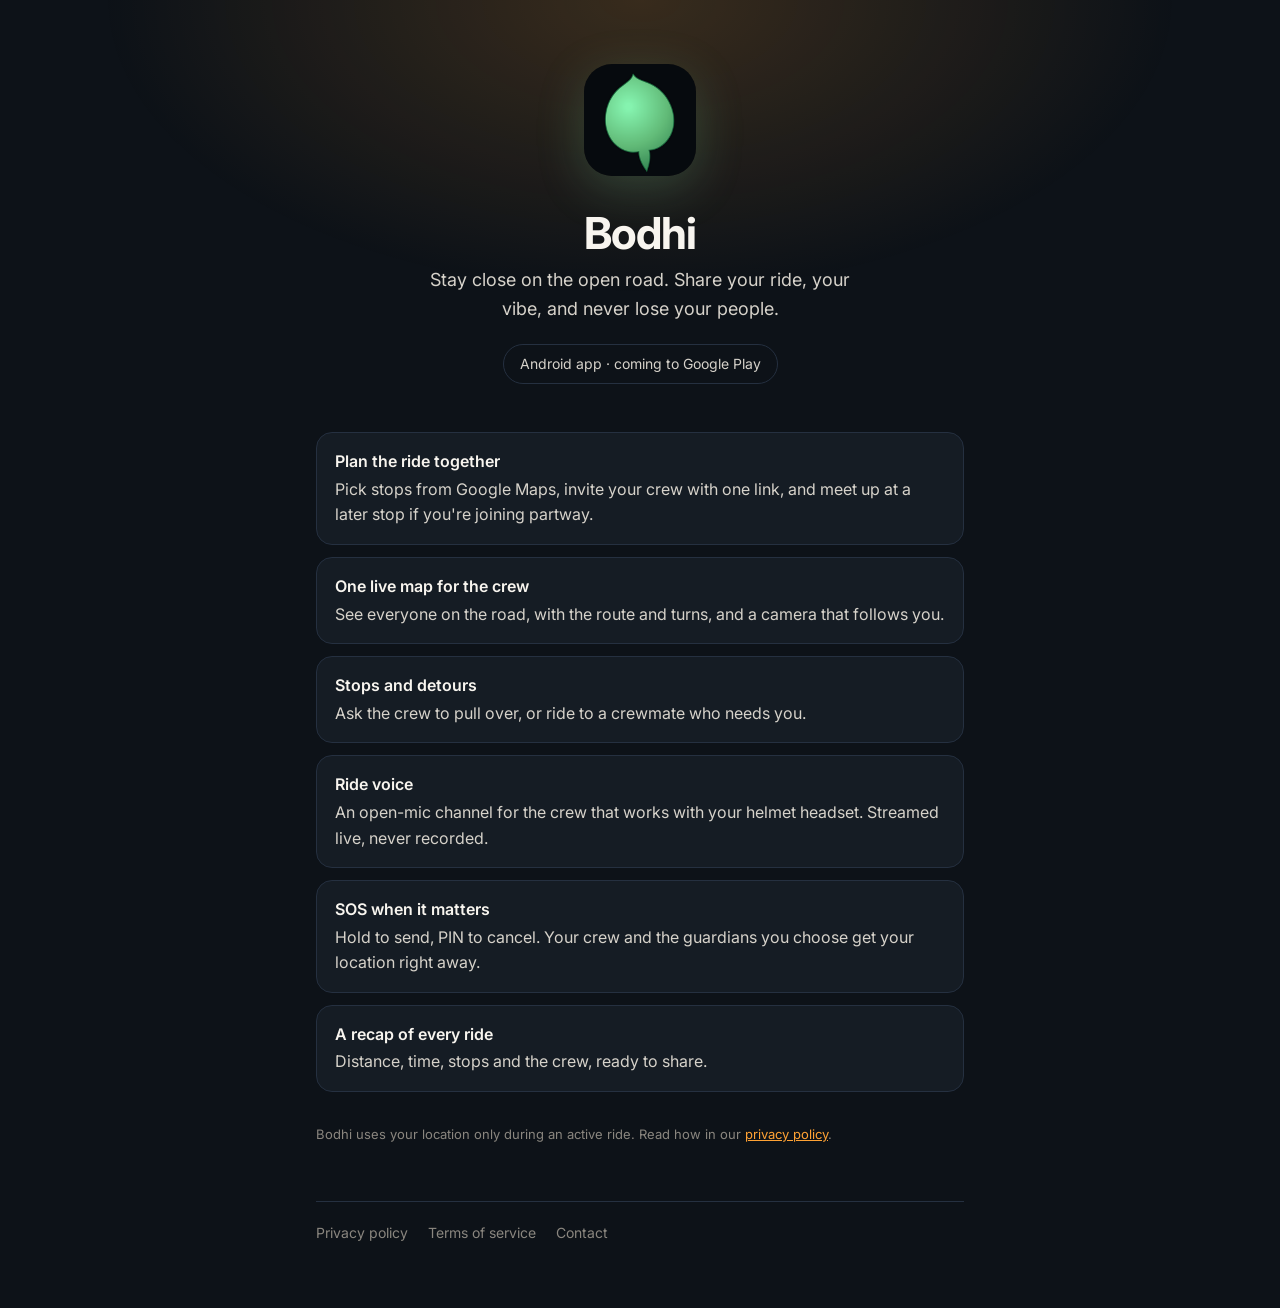
<file: index.html>
<!doctype html>
<html lang="en">
  <head>
    <meta charset="utf-8" />
    <meta name="viewport" content="width=device-width, initial-scale=1" />
    <!--GOOGLE_SITE_VERIFICATION-->
    <title>Bodhi: ride together</title>
    <meta
      name="description"
      content="Bodhi is a group-ride companion for Android: a shared live map, stops, ride voice and SOS for your crew."
    />
    <link rel="icon" href="favicon.png" />
    <link rel="preconnect" href="https://fonts.googleapis.com" />
    <link rel="preconnect" href="https://fonts.gstatic.com" crossorigin />
    <link href="https://fonts.googleapis.com/css2?family=Inter:wght@400;600&display=swap" rel="stylesheet" />
    <link rel="stylesheet" href="style.css" />
  </head>
  <body>
    <div class="glow"></div>
    <main>
      <section class="hero">
        <img src="icon.png" alt="Bodhi leaf logo" />
        <h1>Bodhi</h1>
        <p class="tagline">
          Stay close on the open road. Share your ride, your vibe, and never lose your people.
        </p>
        <span class="pill">Android app · coming to Google Play</span>
      </section>

      <ul class="features">
        <li>
          <b>Plan the ride together</b>
          Pick stops from Google Maps, invite your crew with one link, and meet up at a later stop if
          you're joining partway.
        </li>
        <li>
          <b>One live map for the crew</b>
          See everyone on the road, with the route and turns, and a camera that follows you.
        </li>
        <li>
          <b>Stops and detours</b>
          Ask the crew to pull over, or ride to a crewmate who needs you.
        </li>
        <li>
          <b>Ride voice</b>
          An open-mic channel for the crew that works with your helmet headset. Streamed live, never
          recorded.
        </li>
        <li>
          <b>SOS when it matters</b>
          Hold to send, PIN to cancel. Your crew and the guardians you choose get your location right
          away.
        </li>
        <li>
          <b>A recap of every ride</b>
          Distance, time, stops and the crew, ready to share.
        </li>
      </ul>

      <p class="updated" style="margin-top: 32px">
        Bodhi uses your location only during an active ride. Read how in our
        <a href="privacy.html">privacy policy</a>.
      </p>

      <footer>
        <a href="privacy.html">Privacy policy</a>
        <a href="terms.html">Terms of service</a>
        <a href="mailto:bodhi.rides.help@gmail.com">Contact</a>
      </footer>
    </main>
  </body>
</html>
</file>
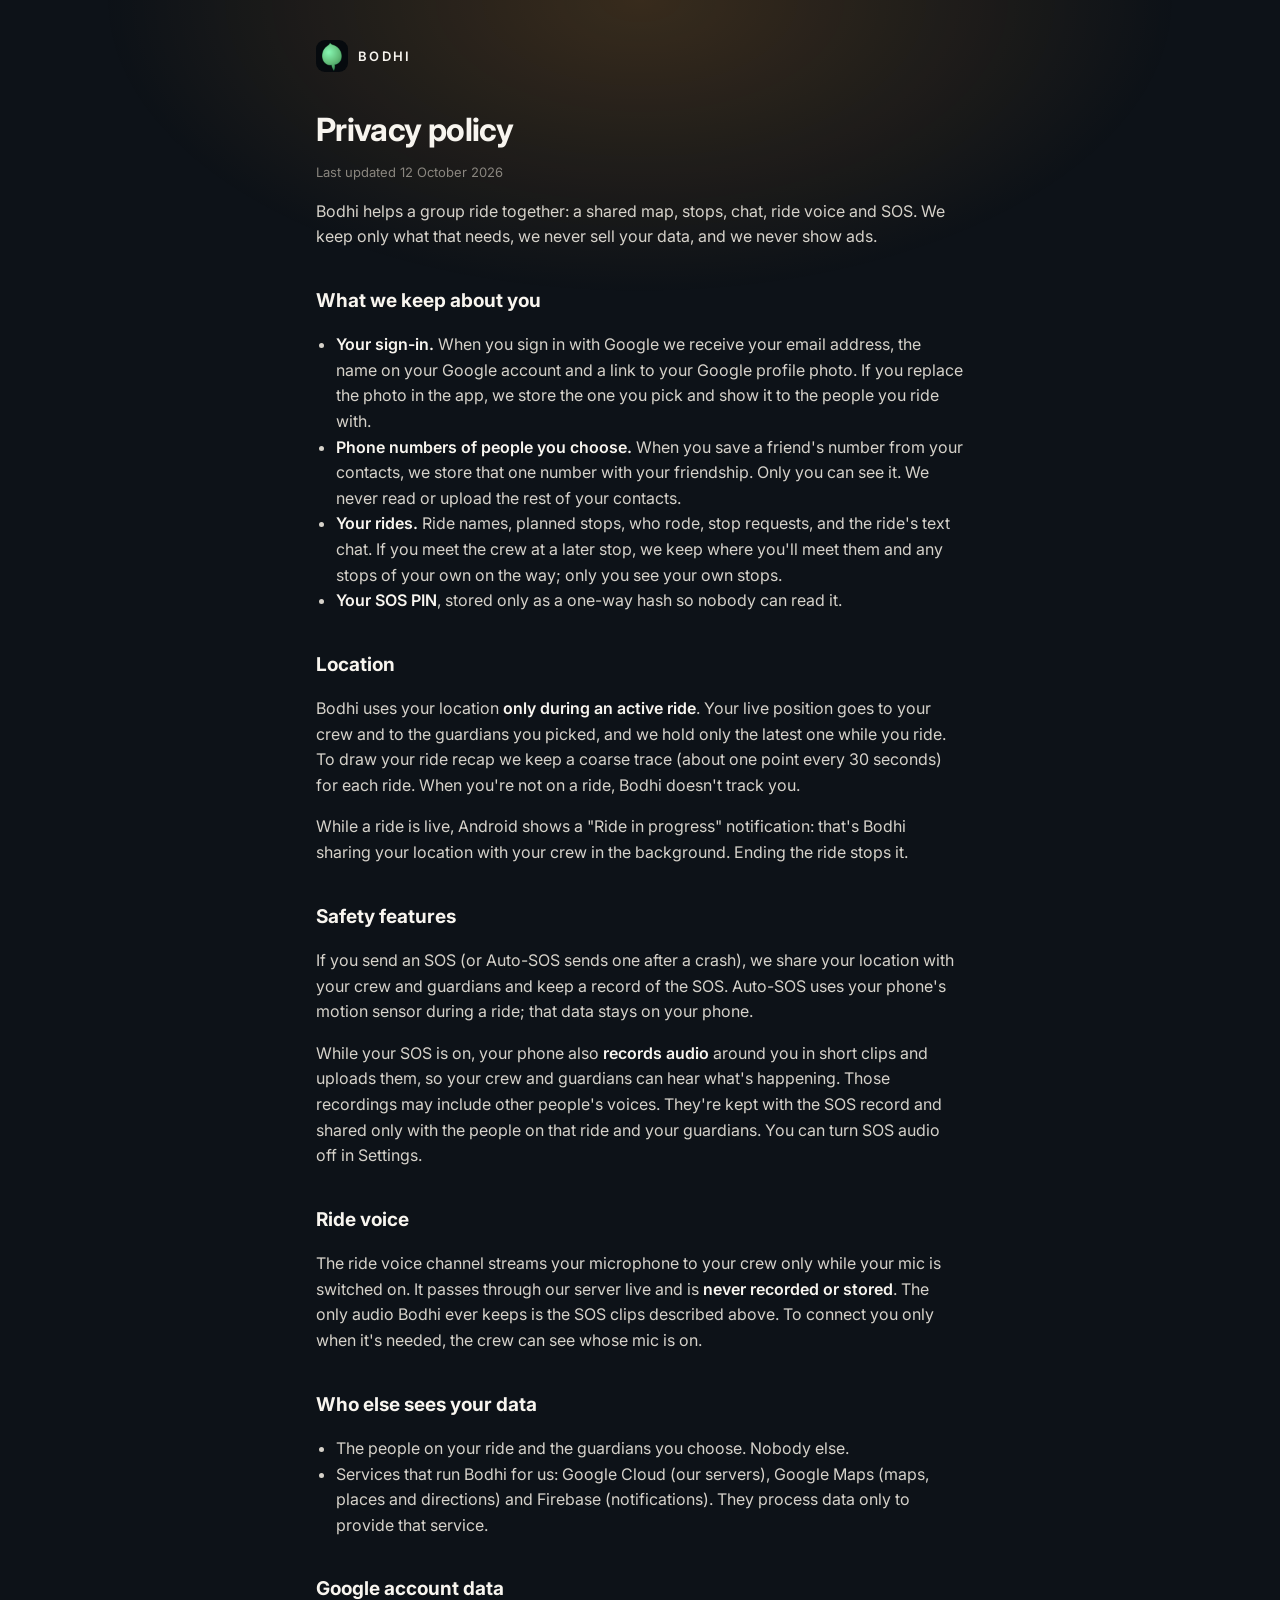
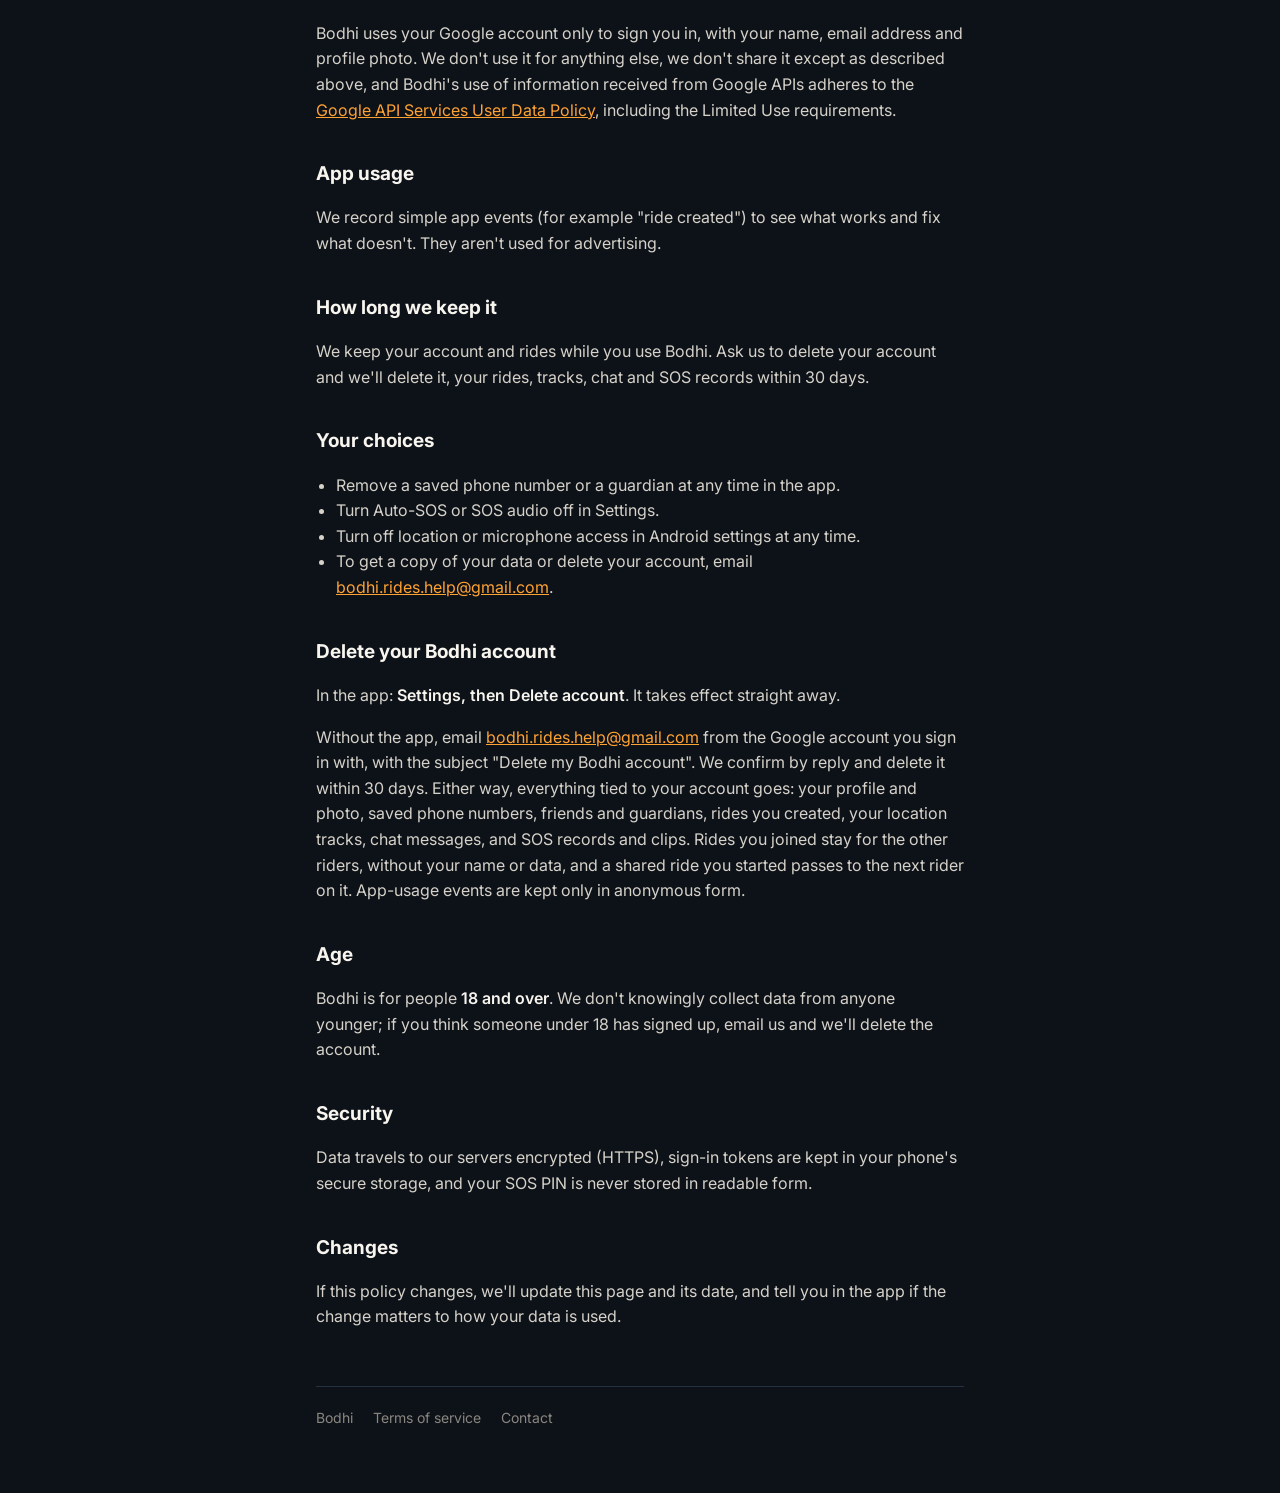
<file: privacy.html>
<!doctype html>
<html lang="en">
  <head>
    <meta charset="utf-8" />
    <meta name="viewport" content="width=device-width, initial-scale=1" />
    <title>Bodhi privacy policy</title>
    <meta name="description" content="What Bodhi keeps about you, why, and who sees it." />
    <link rel="icon" href="favicon.png" />
    <link rel="preconnect" href="https://fonts.googleapis.com" />
    <link rel="preconnect" href="https://fonts.gstatic.com" crossorigin />
    <link href="https://fonts.googleapis.com/css2?family=Inter:wght@400;600&display=swap" rel="stylesheet" />
    <link rel="stylesheet" href="style.css" />
  </head>
  <body>
    <div class="glow"></div>
    <main>
      <a class="brand" href="./"><img src="icon.png" alt="" />BODHI</a>

      <h1>Privacy policy</h1>
      <p class="updated">Last updated 12 October 2026</p>

      <p>
        Bodhi helps a group ride together: a shared map, stops, chat, ride voice and SOS. We keep
        only what that needs, we never sell your data, and we never show ads.
      </p>

      <h2>What we keep about you</h2>
      <ul>
        <li>
          <b>Your sign-in.</b> When you sign in with Google we receive your email address, the name
          on your Google account and a link to your Google profile photo. If you replace the photo
          in the app, we store the one you pick and show it to the people you ride with.
        </li>
        <li>
          <b>Phone numbers of people you choose.</b> When you save a friend's number from your
          contacts, we store that one number with your friendship. Only you can see it. We never read
          or upload the rest of your contacts.
        </li>
        <li>
          <b>Your rides.</b> Ride names, planned stops, who rode, stop requests, and the ride's text
          chat. If you meet the crew at a later stop, we keep where you'll meet
          them and any stops of your own on the way; only you see your own stops.
        </li>
        <li><b>Your SOS PIN</b>, stored only as a one-way hash so nobody can read it.</li>
      </ul>

      <h2>Location</h2>
      <p>
        Bodhi uses your location <b>only during an active ride</b>. Your live position goes to your
        crew and to the guardians you picked, and we hold only the latest one while you ride. To draw
        your ride recap we keep a coarse trace (about one point every 30 seconds) for each ride. When
        you're not on a ride, Bodhi doesn't track you.
      </p>
      <p>
        While a ride is live, Android shows a "Ride in progress" notification: that's Bodhi sharing
        your location with your crew in the background. Ending the ride stops it.
      </p>

      <h2>Safety features</h2>
      <p>
        If you send an SOS (or Auto-SOS sends one after a crash), we share your location with your
        crew and guardians and keep a record of the SOS. Auto-SOS uses your phone's motion sensor
        during a ride; that data stays on your phone.
      </p>
      <p>
        While your SOS is on, your phone also <b>records audio</b> around you in short clips and
        uploads them, so your crew and guardians can hear what's happening. Those recordings may
        include other people's voices. They're kept with the SOS record and shared only with the
        people on that ride and your guardians. You can turn SOS audio off in Settings.
      </p>

      <h2>Ride voice</h2>
      <p>
        The ride voice channel streams your microphone to your crew only while your mic is switched
        on. It passes through our server live and is <b>never recorded or stored</b>. The only audio
        Bodhi ever keeps is the SOS clips described above. To connect you
        only when it's needed, the crew can see whose mic is on.
      </p>

      <h2>Who else sees your data</h2>
      <ul>
        <li>The people on your ride and the guardians you choose. Nobody else.</li>
        <li>
          Services that run Bodhi for us: Google Cloud (our servers), Google Maps (maps, places and
          directions) and Firebase (notifications). They process data only to provide that service.
        </li>
      </ul>

      <h2>Google account data</h2>
      <p>
        Bodhi uses your Google account only to sign you in, with your name, email address and profile
        photo. We don't use it for anything else, we don't share it except as described above, and
        Bodhi's use of information received from Google APIs adheres to the
        <a href="https://developers.google.com/terms/api-services-user-data-policy"
          >Google API Services User Data Policy</a
        >, including the Limited Use requirements.
      </p>

      <h2>App usage</h2>
      <p>
        We record simple app events (for example "ride created") to see what works and fix what
        doesn't. They aren't used for advertising.
      </p>

      <h2>How long we keep it</h2>
      <p>
        We keep your account and rides while you use Bodhi. Ask us to delete your account and we'll
        delete it, your rides, tracks, chat and SOS records within 30 days.
      </p>

      <h2>Your choices</h2>
      <ul>
        <li>Remove a saved phone number or a guardian at any time in the app.</li>
        <li>Turn Auto-SOS or SOS audio off in Settings.</li>
        <li>Turn off location or microphone access in Android settings at any time.</li>
        <li>
          To get a copy of your data or delete your account, email
          <a href="mailto:bodhi.rides.help@gmail.com">bodhi.rides.help@gmail.com</a>.
        </li>
      </ul>

      <h2 id="delete-account">Delete your Bodhi account</h2>
      <p>
        In the app: <b>Settings, then Delete account</b>. It takes effect straight away.
      </p>
      <p>
        Without the app, email <a href="mailto:bodhi.rides.help@gmail.com?subject=Delete%20my%20Bodhi%20account">bodhi.rides.help@gmail.com</a>
        from the Google account you sign in with, with the subject "Delete my Bodhi account". We
        confirm by reply and delete it within 30 days. Either way, everything tied to your account
        goes: your
        profile and photo, saved phone numbers, friends and guardians, rides you created, your
        location tracks, chat messages, and SOS records and clips. Rides you joined
        stay for the other riders, without your name or data, and a shared ride you started passes
        to the next rider on it. App-usage events are kept only in
        anonymous form.
      </p>

      <h2>Age</h2>
      <p>
        Bodhi is for people <b>18 and over</b>. We don't knowingly collect data from anyone younger;
        if you think someone under 18 has signed up, email us and we'll delete the account.
      </p>

      <h2>Security</h2>
      <p>
        Data travels to our servers encrypted (HTTPS), sign-in tokens are kept in your phone's secure
        storage, and your SOS PIN is never stored in readable form.
      </p>

      <h2>Changes</h2>
      <p>
        If this policy changes, we'll update this page and its date, and tell you in the app if the
        change matters to how your data is used.
      </p>

      <footer>
        <a href="./">Bodhi</a>
        <a href="terms.html">Terms of service</a>
        <a href="mailto:bodhi.rides.help@gmail.com">Contact</a>
      </footer>
    </main>
  </body>
</html>
</file>
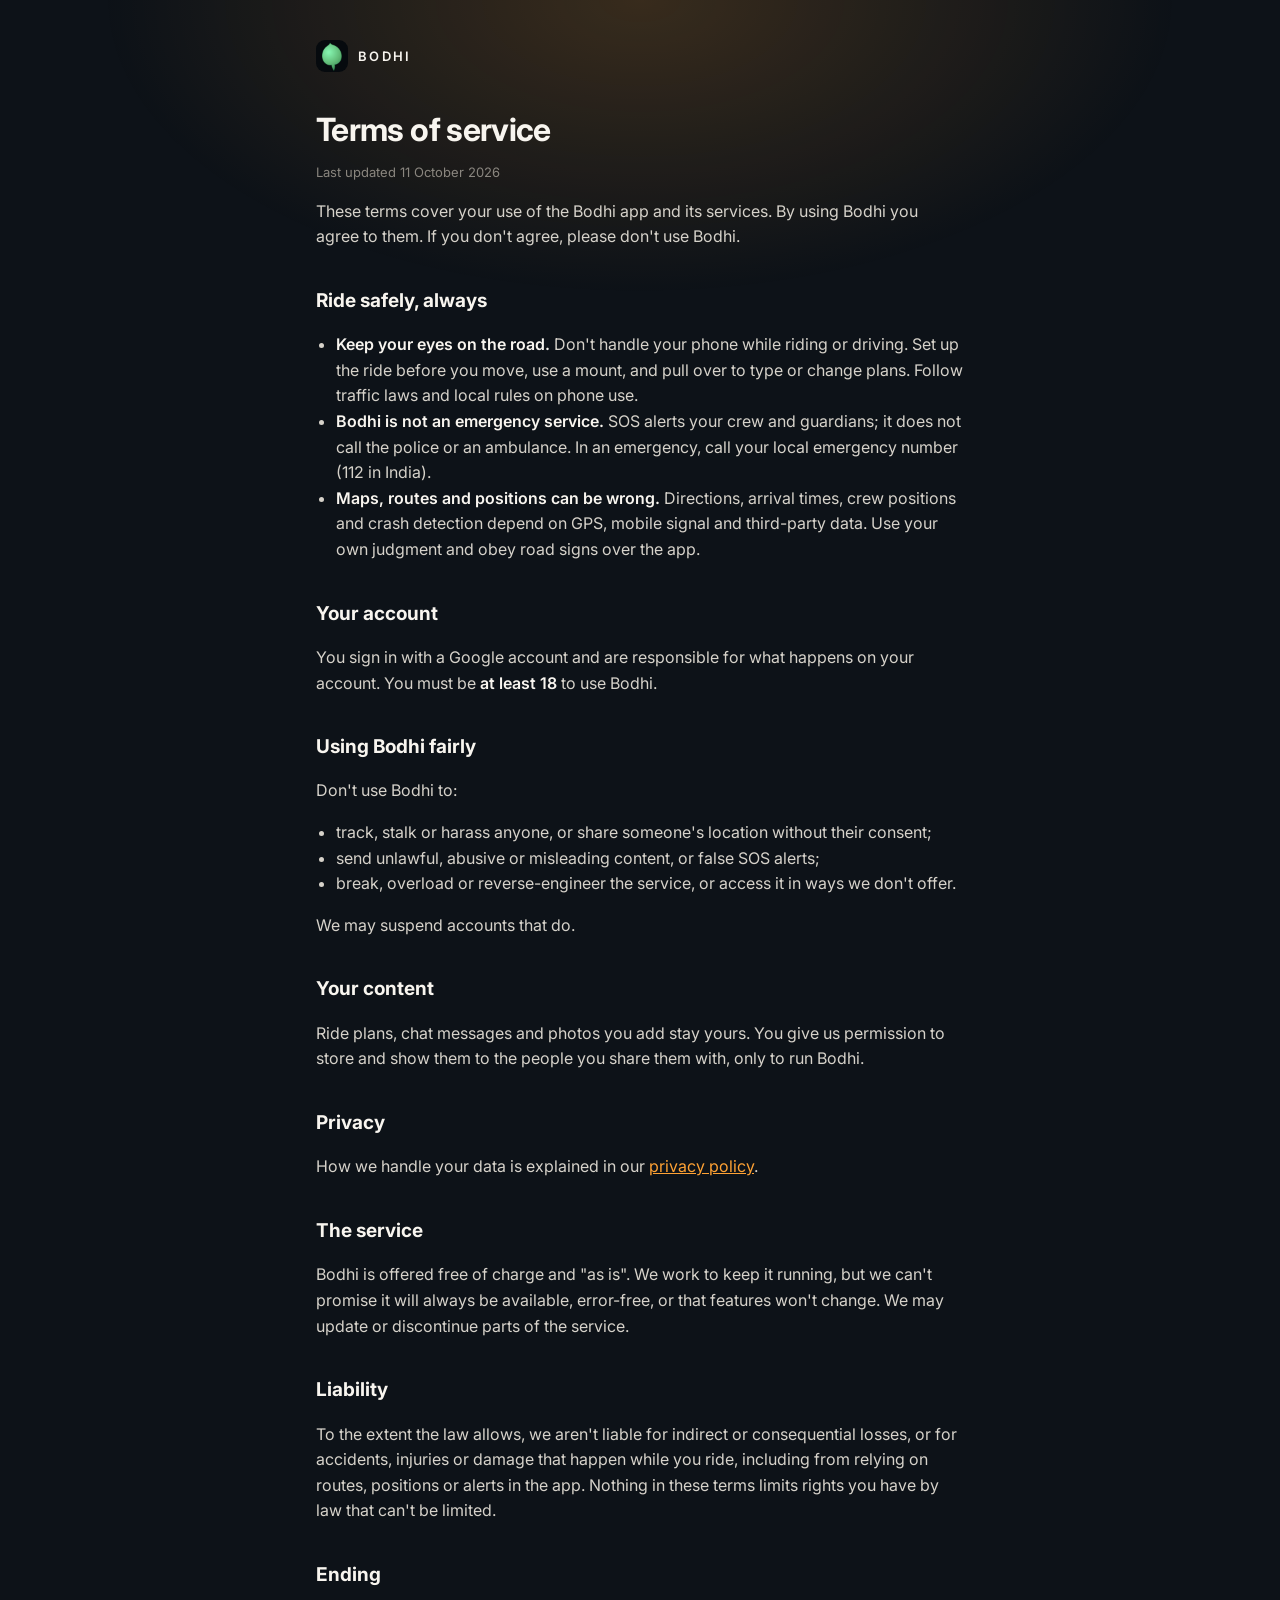
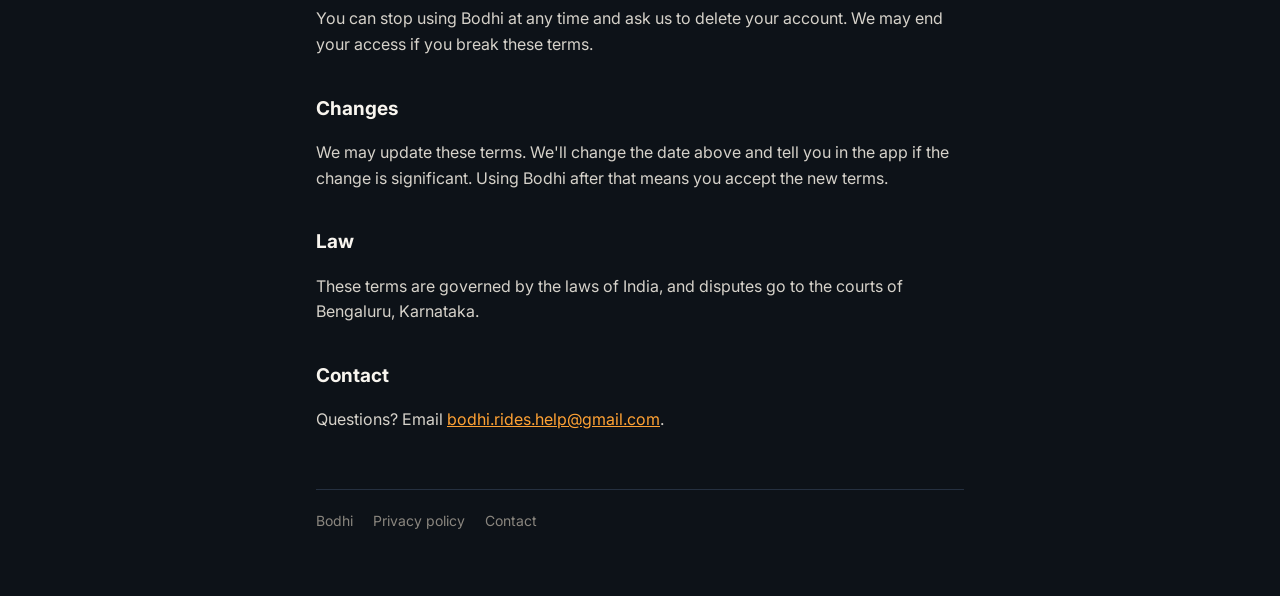
<file: terms.html>
<!doctype html>
<html lang="en">
  <head>
    <meta charset="utf-8" />
    <meta name="viewport" content="width=device-width, initial-scale=1" />
    <title>Bodhi terms of service</title>
    <meta name="description" content="The rules for using Bodhi." />
    <link rel="icon" href="favicon.png" />
    <link rel="preconnect" href="https://fonts.googleapis.com" />
    <link rel="preconnect" href="https://fonts.gstatic.com" crossorigin />
    <link href="https://fonts.googleapis.com/css2?family=Inter:wght@400;600&display=swap" rel="stylesheet" />
    <link rel="stylesheet" href="style.css" />
  </head>
  <body>
    <div class="glow"></div>
    <main>
      <a class="brand" href="./"><img src="icon.png" alt="" />BODHI</a>

      <h1>Terms of service</h1>
      <p class="updated">Last updated 11 October 2026</p>

      <p>
        These terms cover your use of the Bodhi app and its services. By using Bodhi you agree to
        them. If you don't agree, please don't use Bodhi.
      </p>

      <h2>Ride safely, always</h2>
      <ul>
        <li>
          <b>Keep your eyes on the road.</b> Don't handle your phone while riding or driving. Set up
          the ride before you move, use a mount, and pull over to type or change plans. Follow
          traffic laws and local rules on phone use.
        </li>
        <li>
          <b>Bodhi is not an emergency service.</b> SOS alerts your crew and guardians; it does not
          call the police or an ambulance. In an emergency, call your local emergency number (112 in
          India).
        </li>
        <li>
          <b>Maps, routes and positions can be wrong.</b> Directions, arrival times, crew positions
          and crash detection depend on GPS, mobile signal and third-party data. Use your own judgment
          and obey road signs over the app.
        </li>
      </ul>

      <h2>Your account</h2>
      <p>
        You sign in with a Google account and are responsible for what happens on your account. You
        must be <b>at least 18</b> to use Bodhi.
      </p>

      <h2>Using Bodhi fairly</h2>
      <p>Don't use Bodhi to:</p>
      <ul>
        <li>track, stalk or harass anyone, or share someone's location without their consent;</li>
        <li>send unlawful, abusive or misleading content, or false SOS alerts;</li>
        <li>break, overload or reverse-engineer the service, or access it in ways we don't offer.</li>
      </ul>
      <p>We may suspend accounts that do.</p>

      <h2>Your content</h2>
      <p>
        Ride plans, chat messages and photos you add stay yours. You give us permission
        to store and show them to the people you share them with, only to run Bodhi.
      </p>

      <h2>Privacy</h2>
      <p>How we handle your data is explained in our <a href="privacy.html">privacy policy</a>.</p>

      <h2>The service</h2>
      <p>
        Bodhi is offered free of charge and "as is". We work to keep it running, but we can't promise
        it will always be available, error-free, or that features won't change. We may update or
        discontinue parts of the service.
      </p>

      <h2>Liability</h2>
      <p>
        To the extent the law allows, we aren't liable for indirect or consequential losses, or for
        accidents, injuries or damage that happen while you ride, including from relying on routes,
        positions or alerts in the app. Nothing in these terms limits rights you have by law that
        can't be limited.
      </p>

      <h2>Ending</h2>
      <p>
        You can stop using Bodhi at any time and ask us to delete your account. We may end your access
        if you break these terms.
      </p>

      <h2>Changes</h2>
      <p>
        We may update these terms. We'll change the date above and tell you in the app if the change
        is significant. Using Bodhi after that means you accept the new terms.
      </p>

      <h2>Law</h2>
      <p>
        These terms are governed by the laws of India, and disputes go to the courts of Bengaluru,
        Karnataka.
      </p>

      <h2>Contact</h2>
      <p>Questions? Email <a href="mailto:bodhi.rides.help@gmail.com">bodhi.rides.help@gmail.com</a>.</p>

      <footer>
        <a href="./">Bodhi</a>
        <a href="privacy.html">Privacy policy</a>
        <a href="mailto:bodhi.rides.help@gmail.com">Contact</a>
      </footer>
    </main>
  </body>
</html>
</file>
<file: style.css>
:root {
  color-scheme: dark;
  --bg: #0d1218;
  --surface: #151c24;
  --border: #253040;
  --text: #f8f5ef;
  --dim: #d6d2ca;
  --mute: #8a867f;
  --accent: #ffa234;
  --leaf: #7ad89a;
}

* {
  box-sizing: border-box;
}

body {
  margin: 0;
  background: var(--bg);
  color: var(--text);
  font: 16px/1.6 'Inter', system-ui, -apple-system, Roboto, sans-serif;
  -webkit-font-smoothing: antialiased;
}

a {
  color: var(--accent);
}

.glow {
  position: fixed;
  inset: 0 0 auto 0;
  height: 420px;
  pointer-events: none;
  background: radial-gradient(60% 100% at 50% 0%, rgba(255, 162, 52, 0.18), transparent 70%);
}

main {
  position: relative;
  max-width: 680px;
  margin: 0 auto;
  padding: 40px 16px 64px;
}

.brand {
  display: flex;
  align-items: center;
  gap: 10px;
  text-decoration: none;
  color: var(--text);
  font-weight: 600;
  letter-spacing: 0.18em;
  font-size: 13px;
}

.brand img {
  width: 32px;
  height: 32px;
  border-radius: 9px;
}

h1 {
  font-size: 32px;
  line-height: 1.15;
  letter-spacing: -0.02em;
  margin: 40px 0 8px;
}

h2 {
  font-size: 19px;
  margin: 36px 0 8px;
}

p,
li {
  color: var(--dim);
}

b {
  color: var(--text);
  font-weight: 600;
}

ul {
  padding-left: 20px;
}

small,
.updated {
  color: var(--mute);
  font-size: 13px;
}

.hero {
  text-align: center;
  padding: 24px 0 8px;
}

.hero img {
  width: 112px;
  height: 112px;
  border-radius: 28px;
  box-shadow: 0 12px 48px rgba(122, 216, 154, 0.22);
}

.hero h1 {
  font-size: 44px;
  margin: 24px 0 8px;
}

.tagline {
  font-size: 18px;
  max-width: 460px;
  margin: 0 auto;
}

.pill {
  display: inline-block;
  margin-top: 20px;
  padding: 8px 16px;
  border: 1px solid var(--border);
  border-radius: 999px;
  color: var(--dim);
  font-size: 14px;
}

.features {
  list-style: none;
  padding: 0;
  margin: 40px 0 0;
  display: grid;
  gap: 12px;
}

.features li {
  background: var(--surface);
  border: 1px solid var(--border);
  border-radius: 16px;
  padding: 16px 18px;
}

.features b {
  display: block;
  margin-bottom: 2px;
}

footer {
  margin-top: 56px;
  padding-top: 20px;
  border-top: 1px solid var(--border);
  display: flex;
  flex-wrap: wrap;
  gap: 8px 20px;
  font-size: 14px;
}

footer a {
  color: var(--mute);
  text-decoration: none;
}

footer a:hover {
  color: var(--text);
}
</file>
